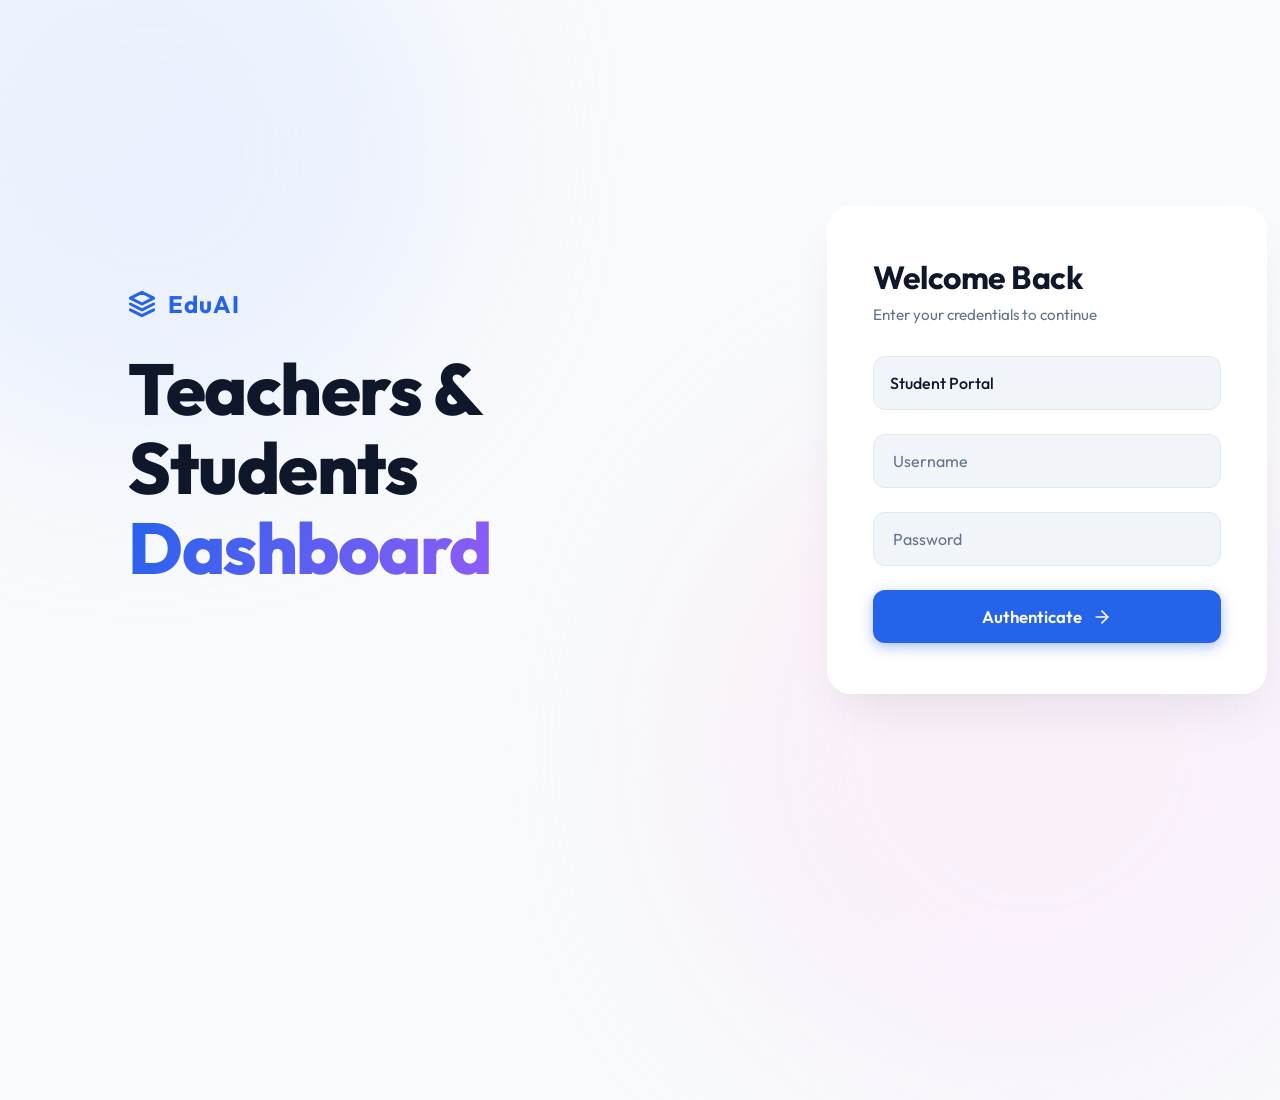
<file: templates/index.html>
<!DOCTYPE html>
<html lang="en">

<head>
    <meta charset="UTF-8">
    <meta name="viewport" content="width=device-width, initial-scale=1.0">
    <title>EduAI Login | Premium Light Dashboard</title>
    <link href="https://fonts.googleapis.com/css2?family=Outfit:wght@300;400;500;600;700;800&display=swap"
        rel="stylesheet">
    <style>
        :root {
            --bg-light: #f8fafc;
            /* Very soft slate */
            --primary: #2563eb;
            /* True Blue */
            --primary-hover: #1d4ed8;
            --accent: #8b5cf6;
            /* Soft Violet for gradients */
            --card-bg: #ffffff;
            --card-border: #e2e8f0;
            --text-heading: #0f172a;
            --text-main: #334155;
            --text-muted: #64748b;
            --input-bg: #f1f5f9;
        }

        * {
            margin: 0;
            padding: 0;
            box-sizing: border-box;
            font-family: 'Outfit', sans-serif;
        }

        body {
            height: 100vh;
            background-color: var(--bg-light);
            color: var(--text-main);
            overflow: hidden;
            display: flex;
            position: relative;
        }

        /* LIVING LIGHT BACKGROUND ANIMATIONS */
        .orb {
            position: absolute;
            border-radius: 50%;
            filter: blur(80px);
            z-index: 0;
            animation: float 20s infinite ease-in-out alternate;
            opacity: 0.5;
        }

        .orb-1 {
            width: 600px;
            height: 600px;
            background: linear-gradient(135deg, #dbeafe, #e0e7ff);
            top: -150px;
            left: -150px;
            animation-duration: 25s;
        }

        .orb-2 {
            width: 700px;
            height: 700px;
            background: linear-gradient(135deg, #fce7f3, #fae8ff);
            bottom: -200px;
            right: -100px;
            animation-duration: 30s;
            animation-delay: -5s;
        }

        @keyframes float {
            0% {
                transform: translate(0, 0) scale(1);
            }

            50% {
                transform: translate(40px, 30px) scale(1.05);
            }

            100% {
                transform: translate(-20px, 60px) scale(0.95);
            }
        }

        /* PANELS */
        .left-panel {
            flex: 1.2;
            display: flex;
            flex-direction: column;
            justify-content: center;
            padding: 0 10%;
            position: relative;
            z-index: 1;
        }

        .brand {
            display: inline-flex;
            align-items: center;
            gap: 12px;
            font-size: 24px;
            font-weight: 700;
            letter-spacing: 1px;
            margin-bottom: 30px;
            color: var(--primary);
        }

        .left-panel h1 {
            font-size: 4.5rem;
            line-height: 1.1;
            font-weight: 800;
            margin-bottom: 24px;
            color: var(--text-heading);
            letter-spacing: -1.5px;
        }

        h1 .highlight {
            position: relative;
            display: inline-block;
            background: linear-gradient(120deg, var(--primary), var(--accent), var(--primary));
            background-size: 200% auto;
            background-clip: text;
            -webkit-background-clip: text;
            -webkit-text-fill-color: transparent;
            animation: shine 4s linear infinite;
        }

        @keyframes shine {
            to {
                background-position: 200% center;
            }
        }

        .left-panel p {
            font-size: 1.15rem;
            color: var(--text-muted);
            max-width: 450px;
            line-height: 1.6;
            font-weight: 400;
        }

        /* RIGHT PANEL & CARD */
        .right-panel {
            flex: 1;
            display: flex;
            justify-content: center;
            align-items: center;
            position: relative;
            z-index: 1;
        }

        .login-card {
            width: 100%;
            max-width: 440px;
            padding: 50px 45px;
            background: var(--card-bg);
            border-radius: 24px;
            border: 1px solid rgba(255, 255, 255, 0.4);
            box-shadow:
                0 4px 6px -1px rgba(0, 0, 0, 0.02),
                0 25px 50px -12px rgba(15, 23, 42, 0.08);
            /* Sophisticated light shadow */
            animation: slideUpFade 0.6s cubic-bezier(0.16, 1, 0.3, 1) forwards;
            opacity: 0;
            transform: translateY(20px);
        }

        @keyframes slideUpFade {
            to {
                opacity: 1;
                transform: translateY(0);
            }
        }

        .login-card h2 {
            font-size: 2rem;
            font-weight: 700;
            margin-bottom: 8px;
            color: var(--text-heading);
            letter-spacing: -0.5px;
        }

        .subtitle {
            color: var(--text-muted);
            font-size: 0.95rem;
            margin-bottom: 32px;
        }

        /* CLEAN INPUTS */
        .input-group {
            position: relative;
            margin-bottom: 24px;
        }

        .input-group input,
        .input-group select {
            width: 100%;
            background: var(--input-bg);
            border: 1px solid var(--card-border);
            border-radius: 12px;
            padding: 16px 16px;
            color: var(--text-heading);
            font-size: 1rem;
            font-weight: 500;
            outline: none;
            transition: all 0.25s ease;
        }

        .input-group label {
            position: absolute;
            left: 16px;
            top: 50%;
            transform: translateY(-50%);
            color: var(--text-muted);
            pointer-events: none;
            transition: all 0.25s ease;
            font-size: 1rem;
            background: transparent;
            padding: 0 4px;
            font-weight: 400;
        }

        .input-group input:focus,
        .input-group select:focus {
            border-color: var(--primary);
            background: #ffffff;
            box-shadow: 0 0 0 4px rgba(37, 99, 235, 0.1);
        }

        .input-group input:focus~label,
        .input-group input:not(:placeholder-shown)~label {
            top: 0;
            font-size: 0.8rem;
            color: var(--primary);
            background: var(--card-bg);
            border-radius: 4px;
            font-weight: 600;
        }

        /* Select Field Styling */
        select {
            cursor: pointer;
            appearance: none;
            background-image: url("data:image/svg+xml,%3Csvg xmlns='http://www.w3.org/2000/svg' width='24' height='24' viewBox='0 0 24 24' fill='none' stroke='%2364748b' stroke-width='2' stroke-linecap='round' stroke-linejoin='round'%3E%3Cpolyline points='6 9 12 15 18 9'%3E%3C/polyline%3E%3C/svg%3E");
            background-repeat: no-repeat;
            background-position: right 16px center;
        }

        select option {
            background: var(--card-bg);
            color: var(--text-heading);
        }

        /* BUTTON */
        .btn-primary {
            width: 100%;
            padding: 16px;
            background: var(--primary);
            color: white;
            border: none;
            border-radius: 12px;
            font-size: 1.05rem;
            font-weight: 600;
            cursor: pointer;
            transition: all 0.3s cubic-bezier(0.16, 1, 0.3, 1);
            display: flex;
            justify-content: center;
            align-items: center;
            gap: 10px;
            margin-top: 15px;
            box-shadow: 0 4px 14px 0 rgba(37, 99, 235, 0.39);
        }

        .btn-primary:hover {
            background: var(--primary-hover);
            transform: translateY(-2px);
            box-shadow: 0 6px 20px rgba(37, 99, 235, 0.23);
        }

        .btn-primary:active {
            transform: translateY(0);
        }

        /* ERROR TOAST */
        .error-toast {
            position: absolute;
            bottom: -50px;
            left: 50%;
            transform: translateX(-50%);
            background: #fee2e2;
            /* light red */
            border: 1px solid #fecaca;
            color: #b91c1c;
            /* dark red */
            padding: 12px 24px;
            border-radius: 100px;
            font-size: 0.95rem;
            font-weight: 500;
            display: flex;
            align-items: center;
            gap: 10px;
            opacity: 0;
            transition: all 0.4s cubic-bezier(0.16, 1, 0.3, 1);
            box-shadow: 0 10px 15px -3px rgba(0, 0, 0, 0.05);
        }

        .error-toast.show {
            bottom: 40px;
            opacity: 1;
        }

        @media (max-width: 900px) {
            body {
                flex-direction: column;
                overflow-y: auto;
            }

            .left-panel {
                flex: none;
                padding: 60px 24px;
                text-align: center;
            }

            .left-panel h1 {
                font-size: 3rem;
            }

            .right-panel {
                padding: 0 24px 60px;
            }

            .orb-1 {
                width: 300px;
                height: 300px;
            }
        }
    </style>
</head>

<body>
    <!-- Living Light Background -->
    <div class="orb orb-1"></div>
    <div class="orb orb-2"></div>

    <div class="left-panel">
        <div class="brand">
            <svg viewBox="0 0 24 24" fill="none" stroke="currentColor" stroke-width="2.5" stroke-linecap="round"
                stroke-linejoin="round" width="28">
                <path d="M12 2L2 7l10 5 10-5-10-5zM2 17l10 5 10-5M2 12l10 5 10-5" />
            </svg>
            EduAI
        </div>
        <h1>Teachers &<br>Students <span class="highlight">Dashboard</span></h1>
    </div>

    <div class="right-panel">
        <div class="login-card">
            <h2>Welcome Back</h2>
            <p class="subtitle">Enter your credentials to continue</p>

            <div class="input-group">
                <select id="role">
                    <option value="student">Student Portal</option>
                    <option value="teacher">Teacher Dashboard</option>
                </select>
            </div>

            <div class="input-group">
                <input type="text" id="username" placeholder=" ">
                <label>Username</label>
            </div>

            <div class="input-group">
                <input type="password" id="password" placeholder=" ">
                <label>Password</label>
            </div>

            <button class="btn-primary" onclick="login()">
                Authenticate
                <svg width="20" height="20" viewBox="0 0 24 24" fill="none" stroke="currentColor" stroke-width="2"
                    stroke-linecap="round" stroke-linejoin="round">
                    <line x1="5" y1="12" x2="19" y2="12"></line>
                    <polyline points="12 5 19 12 12 19"></polyline>
                </svg>
            </button>
        </div>
    </div>

    <div class="error-toast" id="errorMsg">
        <svg width="18" height="18" viewBox="0 0 24 24" fill="none" stroke="currentColor" stroke-width="2">
            <circle cx="12" cy="12" r="10"></circle>
            <line x1="12" y1="8" x2="12" y2="12"></line>
            <line x1="12" y1="16" x2="12.01" y2="16"></line>
        </svg>
        Invalid Username or Password
    </div>

    <script>
        async function login() {
            let role = document.getElementById("role").value;
            let user = document.getElementById("username").value;
            let pass = document.getElementById("password").value;
            let error = document.getElementById("errorMsg");

            error.classList.remove('show');

            try {
                let response = await fetch('/api/login', {
                    method: 'POST',
                    headers: { 'Content-Type': 'application/json' },
                    body: JSON.stringify({ role: role, username: user, password: pass })
                });

                let data = await response.json();

                if (response.ok) {
                    localStorage.setItem("token", data.token);
                    localStorage.setItem("role", data.role);
                    window.location.href = role === "student" ? "/student.html" : "/teacher.html";
                } else {
                    error.classList.add('show');
                    setTimeout(() => error.classList.remove('show'), 3000);
                }
            } catch (errorMsg) {
                error.classList.add('show');
                setTimeout(() => error.classList.remove('show'), 3000);
            }
        }
    </script>
</body>

</html>
</file>
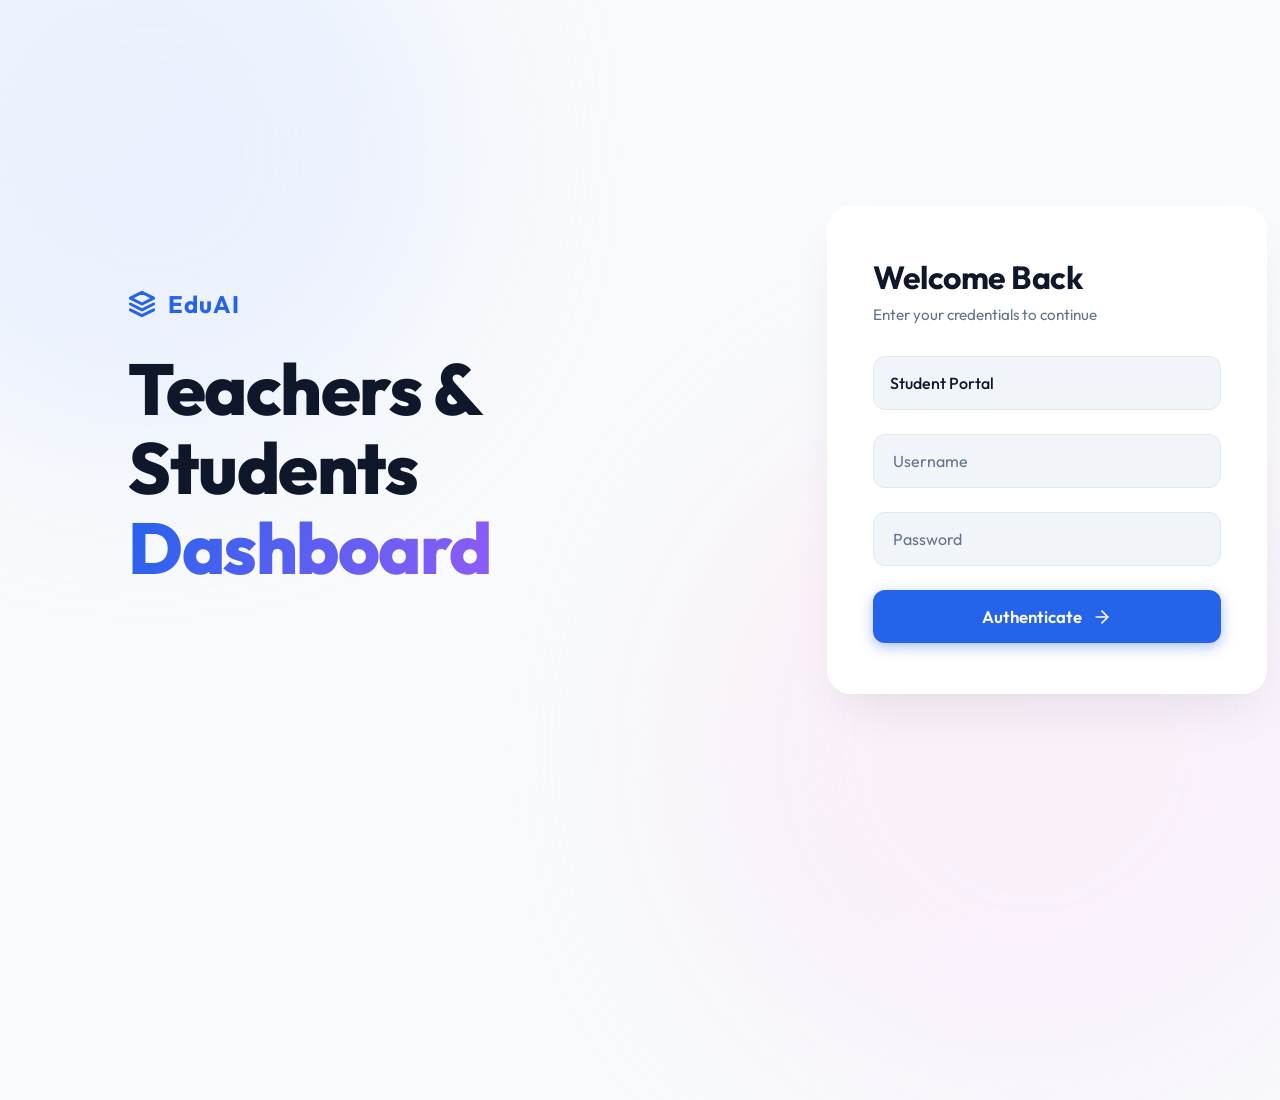
<file: templates/login.html>
<!DOCTYPE html>
<html lang="en">

<head>
    <meta charset="UTF-8">
    <meta name="viewport" content="width=device-width, initial-scale=1.0">
    <title>EduAI Login | Premium Light Dashboard</title>
    <link href="https://fonts.googleapis.com/css2?family=Outfit:wght@300;400;500;600;700;800&display=swap"
        rel="stylesheet">
    <style>
        :root {
            --bg-light: #f8fafc;
            /* Very soft slate */
            --primary: #2563eb;
            /* True Blue */
            --primary-hover: #1d4ed8;
            --accent: #8b5cf6;
            /* Soft Violet for gradients */
            --card-bg: #ffffff;
            --card-border: #e2e8f0;
            --text-heading: #0f172a;
            --text-main: #334155;
            --text-muted: #64748b;
            --input-bg: #f1f5f9;
        }

        * {
            margin: 0;
            padding: 0;
            box-sizing: border-box;
            font-family: 'Outfit', sans-serif;
        }

        body {
            height: 100vh;
            background-color: var(--bg-light);
            color: var(--text-main);
            overflow: hidden;
            display: flex;
            position: relative;
        }

        /* LIVING LIGHT BACKGROUND ANIMATIONS */
        .orb {
            position: absolute;
            border-radius: 50%;
            filter: blur(80px);
            z-index: 0;
            animation: float 20s infinite ease-in-out alternate;
            opacity: 0.5;
        }

        .orb-1 {
            width: 600px;
            height: 600px;
            background: linear-gradient(135deg, #dbeafe, #e0e7ff);
            top: -150px;
            left: -150px;
            animation-duration: 25s;
        }

        .orb-2 {
            width: 700px;
            height: 700px;
            background: linear-gradient(135deg, #fce7f3, #fae8ff);
            bottom: -200px;
            right: -100px;
            animation-duration: 30s;
            animation-delay: -5s;
        }

        @keyframes float {
            0% {
                transform: translate(0, 0) scale(1);
            }

            50% {
                transform: translate(40px, 30px) scale(1.05);
            }

            100% {
                transform: translate(-20px, 60px) scale(0.95);
            }
        }

        /* PANELS */
        .left-panel {
            flex: 1.2;
            display: flex;
            flex-direction: column;
            justify-content: center;
            padding: 0 10%;
            position: relative;
            z-index: 1;
        }

        .brand {
            display: inline-flex;
            align-items: center;
            gap: 12px;
            font-size: 24px;
            font-weight: 700;
            letter-spacing: 1px;
            margin-bottom: 30px;
            color: var(--primary);
        }

        .left-panel h1 {
            font-size: 4.5rem;
            line-height: 1.1;
            font-weight: 800;
            margin-bottom: 24px;
            color: var(--text-heading);
            letter-spacing: -1.5px;
        }

        h1 .highlight {
            position: relative;
            display: inline-block;
            background: linear-gradient(120deg, var(--primary), var(--accent), var(--primary));
            background-size: 200% auto;
            -webkit-background-clip: text;
            -webkit-text-fill-color: transparent;
            animation: shine 4s linear infinite;
        }

        @keyframes shine {
            to {
                background-position: 200% center;
            }
        }

        .left-panel p {
            font-size: 1.15rem;
            color: var(--text-muted);
            max-width: 450px;
            line-height: 1.6;
            font-weight: 400;
        }

        /* RIGHT PANEL & CARD */
        .right-panel {
            flex: 1;
            display: flex;
            justify-content: center;
            align-items: center;
            position: relative;
            z-index: 1;
        }

        .login-card {
            width: 100%;
            max-width: 440px;
            padding: 50px 45px;
            background: var(--card-bg);
            border-radius: 24px;
            border: 1px solid rgba(255, 255, 255, 0.4);
            box-shadow:
                0 4px 6px -1px rgba(0, 0, 0, 0.02),
                0 25px 50px -12px rgba(15, 23, 42, 0.08);
            /* Sophisticated light shadow */
            animation: slideUpFade 0.6s cubic-bezier(0.16, 1, 0.3, 1) forwards;
            opacity: 0;
            transform: translateY(20px);
        }

        @keyframes slideUpFade {
            to {
                opacity: 1;
                transform: translateY(0);
            }
        }

        .login-card h2 {
            font-size: 2rem;
            font-weight: 700;
            margin-bottom: 8px;
            color: var(--text-heading);
            letter-spacing: -0.5px;
        }

        .subtitle {
            color: var(--text-muted);
            font-size: 0.95rem;
            margin-bottom: 32px;
        }

        /* CLEAN INPUTS */
        .input-group {
            position: relative;
            margin-bottom: 24px;
        }

        .input-group input,
        .input-group select {
            width: 100%;
            background: var(--input-bg);
            border: 1px solid var(--card-border);
            border-radius: 12px;
            padding: 16px 16px;
            color: var(--text-heading);
            font-size: 1rem;
            font-weight: 500;
            outline: none;
            transition: all 0.25s ease;
        }

        .input-group label {
            position: absolute;
            left: 16px;
            top: 50%;
            transform: translateY(-50%);
            color: var(--text-muted);
            pointer-events: none;
            transition: all 0.25s ease;
            font-size: 1rem;
            background: transparent;
            padding: 0 4px;
            font-weight: 400;
        }

        .input-group input:focus,
        .input-group select:focus {
            border-color: var(--primary);
            background: #ffffff;
            box-shadow: 0 0 0 4px rgba(37, 99, 235, 0.1);
        }

        .input-group input:focus~label,
        .input-group input:not(:placeholder-shown)~label {
            top: 0;
            font-size: 0.8rem;
            color: var(--primary);
            background: var(--card-bg);
            border-radius: 4px;
            font-weight: 600;
        }

        /* Select Field Styling */
        select {
            cursor: pointer;
            appearance: none;
            background-image: url("data:image/svg+xml,%3Csvg xmlns='http://www.w3.org/2000/svg' width='24' height='24' viewBox='0 0 24 24' fill='none' stroke='%2364748b' stroke-width='2' stroke-linecap='round' stroke-linejoin='round'%3E%3Cpolyline points='6 9 12 15 18 9'%3E%3C/polyline%3E%3C/svg%3E");
            background-repeat: no-repeat;
            background-position: right 16px center;
        }

        select option {
            background: var(--card-bg);
            color: var(--text-heading);
        }

        /* BUTTON */
        .btn-primary {
            width: 100%;
            padding: 16px;
            background: var(--primary);
            color: white;
            border: none;
            border-radius: 12px;
            font-size: 1.05rem;
            font-weight: 600;
            cursor: pointer;
            transition: all 0.3s cubic-bezier(0.16, 1, 0.3, 1);
            display: flex;
            justify-content: center;
            align-items: center;
            gap: 10px;
            margin-top: 15px;
            box-shadow: 0 4px 14px 0 rgba(37, 99, 235, 0.39);
        }

        .btn-primary:hover {
            background: var(--primary-hover);
            transform: translateY(-2px);
            box-shadow: 0 6px 20px rgba(37, 99, 235, 0.23);
        }

        .btn-primary:active {
            transform: translateY(0);
        }

        /* ERROR TOAST */
        .error-toast {
            position: absolute;
            bottom: -50px;
            left: 50%;
            transform: translateX(-50%);
            background: #fee2e2;
            /* light red */
            border: 1px solid #fecaca;
            color: #b91c1c;
            /* dark red */
            padding: 12px 24px;
            border-radius: 100px;
            font-size: 0.95rem;
            font-weight: 500;
            display: flex;
            align-items: center;
            gap: 10px;
            opacity: 0;
            transition: all 0.4s cubic-bezier(0.16, 1, 0.3, 1);
            box-shadow: 0 10px 15px -3px rgba(0, 0, 0, 0.05);
        }

        .error-toast.show {
            bottom: 40px;
            opacity: 1;
        }

        @media (max-width: 900px) {
            body {
                flex-direction: column;
                overflow-y: auto;
            }

            .left-panel {
                flex: none;
                padding: 60px 24px;
                text-align: center;
            }

            .left-panel h1 {
                font-size: 3rem;
            }

            .right-panel {
                padding: 0 24px 60px;
            }

            .orb-1 {
                width: 300px;
                height: 300px;
            }
        }
    </style>
</head>

<body>
    <!-- Living Light Background -->
    <div class="orb orb-1"></div>
    <div class="orb orb-2"></div>

    <div class="left-panel">
        <div class="brand">
            <svg viewBox="0 0 24 24" fill="none" stroke="currentColor" stroke-width="2.5" stroke-linecap="round"
                stroke-linejoin="round" width="28">
                <path d="M12 2L2 7l10 5 10-5-10-5zM2 17l10 5 10-5M2 12l10 5 10-5" />
            </svg>
            EduAI
        </div>
        <h1>Teachers &<br>Students <span class="highlight">Dashboard</span></h1>
    </div>

    <div class="right-panel">
        <div class="login-card">
            <h2>Welcome Back</h2>
            <p class="subtitle">Enter your credentials to continue</p>

            <div class="input-group">
                <select id="role">
                    <option value="student">Student Portal</option>
                    <option value="teacher">Teacher Dashboard</option>
                </select>
            </div>

            <div class="input-group">
                <input type="text" id="username" placeholder=" ">
                <label>Username</label>
            </div>

            <div class="input-group">
                <input type="password" id="password" placeholder=" ">
                <label>Password</label>
            </div>

            <button class="btn-primary" onclick="login()">
                Authenticate
                <svg width="20" height="20" viewBox="0 0 24 24" fill="none" stroke="currentColor" stroke-width="2"
                    stroke-linecap="round" stroke-linejoin="round">
                    <line x1="5" y1="12" x2="19" y2="12"></line>
                    <polyline points="12 5 19 12 12 19"></polyline>
                </svg>
            </button>
        </div>
    </div>

    <div class="error-toast" id="errorMsg">
        <svg width="18" height="18" viewBox="0 0 24 24" fill="none" stroke="currentColor" stroke-width="2">
            <circle cx="12" cy="12" r="10"></circle>
            <line x1="12" y1="8" x2="12" y2="12"></line>
            <line x1="12" y1="16" x2="12.01" y2="16"></line>
        </svg>
        Invalid Username or Password
    </div>

    <script>
        async function login() {
            let role = document.getElementById("role").value;
            let user = document.getElementById("username").value;
            let pass = document.getElementById("password").value;
            let error = document.getElementById("errorMsg");

            error.classList.remove('show');

            try {
                let response = await fetch('/api/login', {
                    method: 'POST',
                    headers: { 'Content-Type': 'application/json' },
                    body: JSON.stringify({ role: role, username: user, password: pass })
                });

                let data = await response.json();

                if (response.ok) {
                    localStorage.setItem("token", data.token);
                    localStorage.setItem("role", data.role);
                    window.location.href = role === "student" ? "/student.html" : "/teacher.html";
                } else {
                    error.classList.add('show');
                    setTimeout(() => error.classList.remove('show'), 3000);
                }
            } catch (errorMsg) {
                error.classList.add('show');
                setTimeout(() => error.classList.remove('show'), 3000);
            }
        }
    </script>
</body>

</html>
</file>
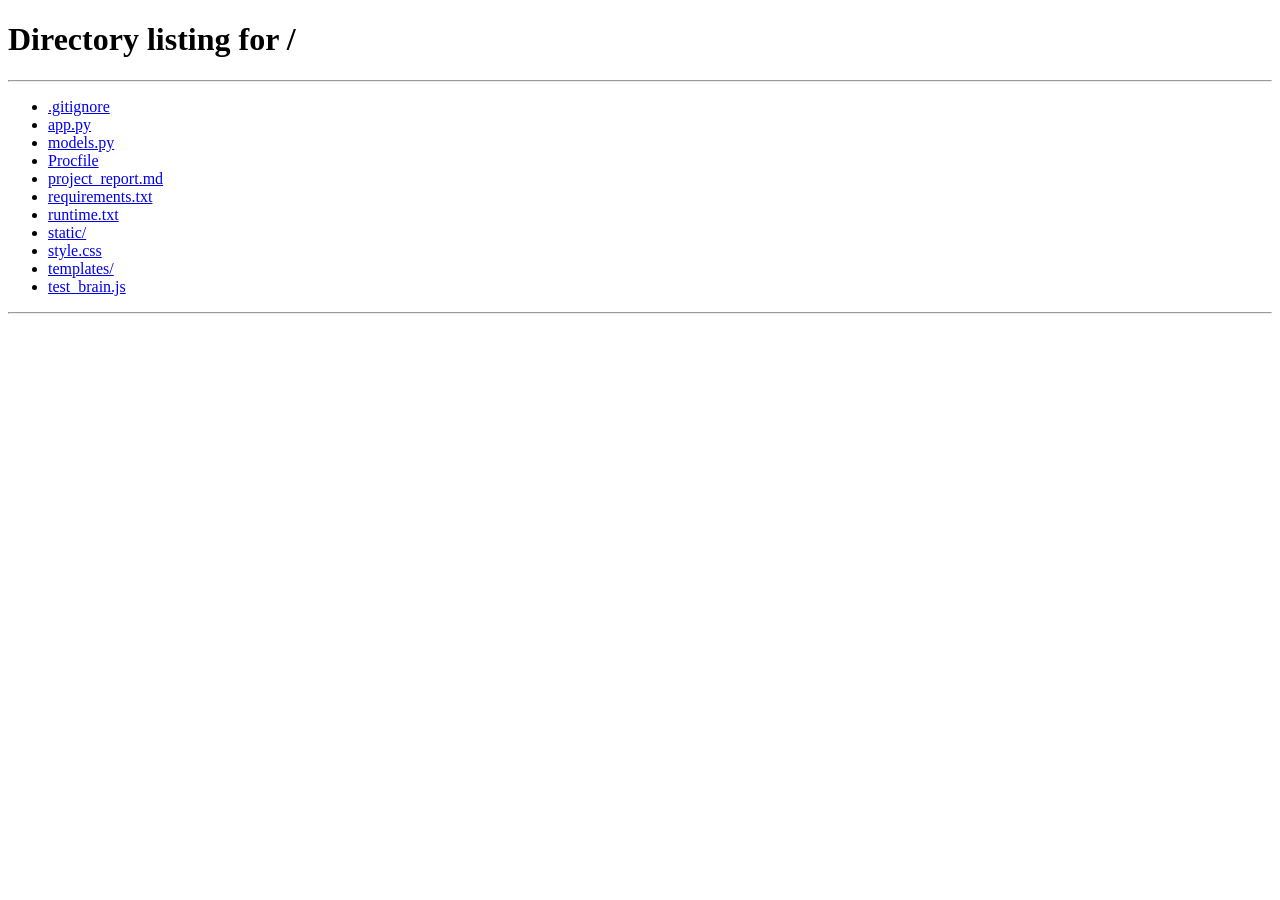
<file: templates/student.html>
<!DOCTYPE html>
<html>

<head>
    <title>AI Academic Intelligence Portal</title>
    <meta name="viewport" content="width=device-width, initial-scale=1.0">

    <style>
        @import url('https://fonts.googleapis.com/css2?family=Outfit:wght@300;400;500;600;700;800&display=swap');

        :root {
            --bg-light: #f8fafc;
            --card-bg: #ffffff;
            --card-border: #e2e8f0;
            --primary: #2563eb;
            --primary-hover: #1d4ed8;
            --success: #10b981;
            --warning: #f59e0b;
            --danger: #ef4444;
            --text-heading: #0f172a;
            --text-main: #334155;
            --text-muted: #64748b;
            --input-bg: #f1f5f9;
        }

        * {
            margin: 0;
            padding: 0;
            box-sizing: border-box;
            font-family: 'Outfit', sans-serif;
        }

        body {
            min-height: 100vh;
            background: var(--bg-light);
            display: flex;
            justify-content: center;
            align-items: flex-start;
            padding: 40px 20px;
            color: var(--text-main);
            position: relative;
            overflow-x: hidden;
        }

        /* Decorative Background Elements */
        body::before {
            content: '';
            position: absolute;
            top: 10%;
            left: 5%;
            width: 400px;
            height: 400px;
            background: linear-gradient(135deg, #dbeafe, #e0e7ff);
            filter: blur(100px);
            border-radius: 50%;
            z-index: 0;
            opacity: 0.8;
            animation: float 20s infinite alternate ease-in-out;
        }

        body::after {
            content: '';
            position: absolute;
            bottom: 10%;
            right: 5%;
            width: 300px;
            height: 300px;
            background: linear-gradient(135deg, #fce7f3, #fae8ff);
            filter: blur(100px);
            border-radius: 50%;
            z-index: 0;
            opacity: 0.8;
            animation: float 25s infinite alternate ease-in-out reverse;
        }

        @keyframes float {
            0% {
                transform: translate(0, 0) scale(1);
            }

            100% {
                transform: translate(40px, -40px) scale(1.05);
            }
        }

        /* MAIN CONTAINER */
        .container {
            width: 100%;
            max-width: 900px;
            position: relative;
            z-index: 1;
        }

        /* HEADER */
        .header {
            display: flex;
            justify-content: space-between;
            align-items: center;
            margin-bottom: 40px;
            background: var(--card-bg);
            padding: 24px 32px;
            border-radius: 20px;
            border: 1px solid var(--card-border);
            box-shadow: 0 4px 6px -1px rgba(0, 0, 0, 0.02), 0 20px 40px -12px rgba(15, 23, 42, 0.05);
        }

        .header h1 {
            font-size: 24px;
            font-weight: 700;
            display: flex;
            align-items: center;
            gap: 12px;
            color: var(--text-heading);
            letter-spacing: -0.5px;
        }

        .header h1 svg {
            color: var(--primary);
        }

        .logout {
            padding: 10px 20px;
            border: none;
            border-radius: 12px;
            background: #fee2e2;
            color: #b91c1c;
            cursor: pointer;
            font-weight: 600;
            font-size: 14px;
            transition: all 0.3s ease;
            display: flex;
            align-items: center;
            gap: 8px;
        }

        .logout:hover {
            background: #fecaca;
            box-shadow: 0 4px 12px rgba(220, 38, 38, 0.1);
            transform: translateY(-1px);
        }

        /* SEARCH */
        .search-box {
            background: var(--card-bg);
            padding: 30px;
            border-radius: 24px;
            border: 1px solid rgba(255, 255, 255, 0.5);
            /* subtle shine */
            margin-bottom: 30px;
            display: flex;
            gap: 15px;
            box-shadow: 0 4px 6px -1px rgba(0, 0, 0, 0.02), 0 20px 40px -12px rgba(15, 23, 42, 0.05);
            position: relative;
        }

        .search-box input {
            flex: 1;
            padding: 16px 20px;
            border: 1px solid var(--card-border);
            border-radius: 14px;
            background: var(--input-bg);
            color: var(--text-heading);
            font-size: 16px;
            font-weight: 500;
            outline: none;
            transition: all 0.3s ease;
        }

        .search-box input:focus {
            border-color: var(--primary);
            background: #ffffff;
            box-shadow: 0 0 0 4px rgba(37, 99, 235, 0.1);
        }

        .search-box input::placeholder {
            color: var(--text-muted);
            font-weight: 400;
        }

        .search-box button {
            padding: 0 30px;
            border: none;
            border-radius: 14px;
            background: var(--primary);
            color: white;
            font-weight: 600;
            font-size: 16px;
            cursor: pointer;
            transition: all 0.3s cubic-bezier(0.16, 1, 0.3, 1);
            display: flex;
            align-items: center;
            gap: 8px;
            box-shadow: 0 4px 14px 0 rgba(37, 99, 235, 0.39);
        }

        .search-box button:hover {
            background: var(--primary-hover);
            transform: translateY(-2px);
            box-shadow: 0 6px 20px rgba(37, 99, 235, 0.23);
        }

        .search-box button:active {
            transform: translateY(0);
        }

        /* STUDENT CARD */
        .student-card {
            display: none;
            background: var(--card-bg);
            padding: 35px;
            border-radius: 24px;
            margin-bottom: 24px;
            border: 1px solid rgba(255, 255, 255, 0.5);
            box-shadow: 0 4px 6px -1px rgba(0, 0, 0, 0.02), 0 20px 40px -12px rgba(15, 23, 42, 0.05);
            animation: slideUp 0.5s ease;
        }

        @keyframes slideUp {
            from {
                opacity: 0;
                transform: translateY(20px);
            }

            to {
                opacity: 1;
                transform: translateY(0);
            }
        }

        .student-info {
            display: flex;
            justify-content: space-between;
            align-items: flex-start;
            margin-bottom: 30px;
            padding-bottom: 25px;
            border-bottom: 1px solid var(--card-border);
        }

        .student-info h2 {
            font-size: 28px;
            font-weight: 800;
            margin-bottom: 8px;
            color: var(--text-heading);
            letter-spacing: -0.5px;
        }

        .student-info p {
            color: var(--text-muted);
            font-size: 15px;
            margin-bottom: 4px;
            font-weight: 500;
        }

        .badge {
            padding: 8px 16px;
            border-radius: 12px;
            font-size: 14px;
            font-weight: 600;
            letter-spacing: 0.5px;
            display: inline-block;
        }

        /* SUBJECT GRID */
        h3.section-title {
            font-size: 18px;
            font-weight: 700;
            margin-bottom: 20px;
            color: var(--text-heading);
        }

        .subjects {
            display: grid;
            grid-template-columns: repeat(auto-fit, minmax(150px, 1fr));
            gap: 20px;
        }

        .subject-card {
            background: var(--input-bg);
            padding: 20px;
            border-radius: 16px;
            border: 1px solid var(--card-border);
            text-align: center;
            transition: transform 0.3s ease, box-shadow 0.3s ease;
        }

        .subject-card:hover {
            transform: translateY(-4px);
            background: #ffffff;
            border-color: #cbd5e1;
            box-shadow: 0 10px 15px -3px rgba(0, 0, 0, 0.05);
        }

        .subject-card b {
            display: block;
            color: var(--text-muted);
            font-size: 14px;
            font-weight: 600;
            margin-bottom: 10px;
        }

        .subject-card p {
            font-size: 26px;
            font-weight: 800;
            margin-bottom: 15px;
            color: var(--text-heading);
            letter-spacing: -1px;
        }

        .progress {
            background: #e2e8f0;
            height: 6px;
            border-radius: 10px;
            overflow: hidden;
        }

        .progress span {
            display: block;
            height: 100%;
            background: var(--primary);
            border-radius: 10px;
            transition: width 1s cubic-bezier(0.16, 1, 0.3, 1);
        }

        /* AI BOX */
        .ai-box {
            background: linear-gradient(135deg, rgba(37, 99, 235, 0.05), rgba(139, 92, 246, 0.08));
            padding: 25px 30px;
            border-radius: 20px;
            border: 1px solid rgba(139, 92, 246, 0.15);
            position: relative;
            overflow: hidden;
            animation: slideUp 0.6s ease;
        }

        .ai-box::before {
            content: '';
            position: absolute;
            top: 0;
            left: 0;
            width: 4px;
            height: 100%;
            background: linear-gradient(to bottom, var(--primary), var(--accent));
        }

        .ai-box h3 {
            margin-bottom: 12px;
            color: var(--accent);
            /* darker tone of violet */
            display: flex;
            align-items: center;
            gap: 10px;
            font-size: 18px;
            font-weight: 700;
        }

        .ai-box p {
            line-height: 1.6;
            font-size: 15px;
            color: var(--text-heading);
            font-weight: 500;
        }

        /* LOADER */
        .loader {
            display: none;
            text-align: center;
            margin-top: 50px;
            margin-bottom: 50px;
            animation: fadeIn 0.3s ease;
        }

        .spinner {
            width: 48px;
            height: 48px;
            border: 3px solid rgba(37, 99, 235, 0.1);
            border-top: 3px solid var(--primary);
            border-radius: 50%;
            margin: 0 auto 20px auto;
            animation: spin 1s linear infinite;
        }

        .loader p {
            color: var(--text-muted);
            font-weight: 500;
            letter-spacing: 0.5px;
        }

        @keyframes spin {
            100% {
                transform: rotate(360deg);
            }
        }

        @keyframes fadeIn {
            from {
                opacity: 0;
            }

            to {
                opacity: 1;
            }
        }

        @media (max-width: 600px) {
            .search-box {
                flex-direction: column;
            }

            .search-box button {
                padding: 16px;
            }

            .student-info {
                flex-direction: column;
                gap: 15px;
            }
        }
    </style>
</head>

<body>

    <div class="container">

        <div class="header">
            <h1>
                <svg fill="currentColor" viewBox="0 0 24 24" xmlns="http://www.w3.org/2000/svg" width="28" height="28">
                    <path d="M12 2L2 7l10 5 10-5-10-5zM2 17l10 5 10-5M2 12l10 5 10-5" stroke="currentColor"
                        stroke-width="2" stroke-linecap="round" stroke-linejoin="round" />
                </svg>
                EduAI Student Portal
            </h1>
            <button class="logout" onclick="logout()">
                <svg width="18" height="18" fill="none" stroke="currentColor" viewBox="0 0 24 24">
                    <path stroke-linecap="round" stroke-linejoin="round" stroke-width="2"
                        d="M17 16l4-4m0 0l-4-4m4 4H7m6 4v1a3 3 0 01-3 3H6a3 3 0 01-3-3V7a3 3 0 013-3h4a3 3 0 013 3v1">
                    </path>
                </svg>
                Logout
            </button>
        </div>

        <div class="search-box">
            <input id="roll" placeholder="Enter Registration / Roll Number (e.g. 101-113)"
                onkeypress="event.key === 'Enter' && fetchData()">
            <button onclick="fetchData()">
                <svg width="18" height="18" fill="none" stroke="currentColor" viewBox="0 0 24 24">
                    <path stroke-linecap="round" stroke-linejoin="round" stroke-width="2"
                        d="M21 21l-6-6m2-5a7 7 0 11-14 0 7 7 0 0114 0z"></path>
                </svg>
                Analyze
            </button>
        </div>

        <div class="loader" id="loader">
            <div class="spinner"></div>
            <p>AI Fetching SQL Data...</p>
        </div>

        <div id="studentCard" class="student-card"></div>

        <div id="aiBox" class="ai-box" style="display:none;"></div>

    </div>

    <script>
        if (localStorage.getItem("role") !== "student") {
            window.location.href = "/";
        }

        async function fetchData() {
            let roll = document.getElementById("roll").value.trim().toLowerCase();
            let loader = document.getElementById("loader");
            let card = document.getElementById("studentCard");
            let aiBox = document.getElementById("aiBox");

            card.style.display = "none";
            aiBox.style.display = "none";
            loader.style.display = "block";

            let token = localStorage.getItem("token");

            try {
                let res = await fetch('/api/students/' + roll, {
                    headers: { 'Authorization': 'Bearer ' + token }
                });

                if (!res.ok) {
                    loader.style.display = "none";
                    alert("Student not found in SQL Database or Unauthorized.");
                    return;
                }

                let student = await res.json();

                let subjects = ["Tamil", "English", "Maths", "Physics", "Chemistry"];
                let marks = [student.tamil, student.english, student.maths, student.physics, student.chemistry].map(Number);

                let avg = marks.reduce((a, b) => a + b) / marks.length;
                let weighted = (avg * 0.7) + (student.attendance * 0.3);

                let level = "";
                let colorClass = "";

                if (weighted < 45) { level = "High Risk"; colorClass = "background: #fee2e2; color: #b91c1c; border: 1px solid #fecaca" }
                else if (weighted < 65) { level = "Needs Improvement"; colorClass = "background: #fef3c7; color: #d97706; border: 1px solid #fde68a" }
                else if (weighted < 80) { level = "Stable Performer"; colorClass = "background: #d1fae5; color: #047857; border: 1px solid #a7f3d0" }
                else { level = "Academic Excellence"; colorClass = "background: #dbeafe; color: #1d4ed8; border: 1px solid #bfdbfe" }

                card.innerHTML = `
<div class="student-info">
    <div>
        <h2>${student.name}</h2>
        <p>Registration No: <b>${student.roll}</b></p>
        <p>Attendance Record: <b>${student.attendance}%</b></p>
    </div>
    <div>
        <span class="badge" style="${colorClass}">
            ${level}
        </span>
    </div>
</div>

<h3 class="section-title">Academic Details</h3>
<div class="subjects">
${subjects.map((s, i) => `
<div class="subject-card">
<b>${s}</b>
<p>${marks[i]}%</p>
<div class="progress">
<span style="width:${marks[i]}%"></span>
</div>
</div>
`).join("")}
</div>
`;

                let suggestion = "";

                if (level === "High Risk") {
                    suggestion = "Immediate remedial classes and parental intervention recommended. Please focus on fundamental concepts.";
                }
                else if (level === "Needs Improvement") {
                    suggestion = "Weekly assignments and close monitoring suggested. Try using alternative learning methods such as audio/visual tools.";
                }
                else if (level === "Stable Performer") {
                    suggestion = "Encourage analytical thinking and problem-solving to push marks toward the distinction tier.";
                }
                else {
                    suggestion = "Excellent work. We recommend participating in olympiads, independent research projects, and competitive exams.";
                }

                aiBox.innerHTML = `
<h3>
    <svg width="24" height="24" fill="none" stroke="currentColor" viewBox="0 0 24 24"><path stroke-linecap="round" stroke-linejoin="round" stroke-width="2" d="M13 10V3L4 14h7v7l9-11h-7z"></path></svg>
    AI Academic Strategy
</h3>
<p>${suggestion}</p>
`;

                loader.style.display = "none";
                card.style.display = "block";
                aiBox.style.display = "block";

            } catch (err) {
                loader.style.display = "none";
                alert("Server Connection Error");
            }
        }

        function logout() {
            localStorage.removeItem("role");
            localStorage.removeItem("token");
            window.location.href = "/";
        }
    </script>
</body>

</html>
</file>
